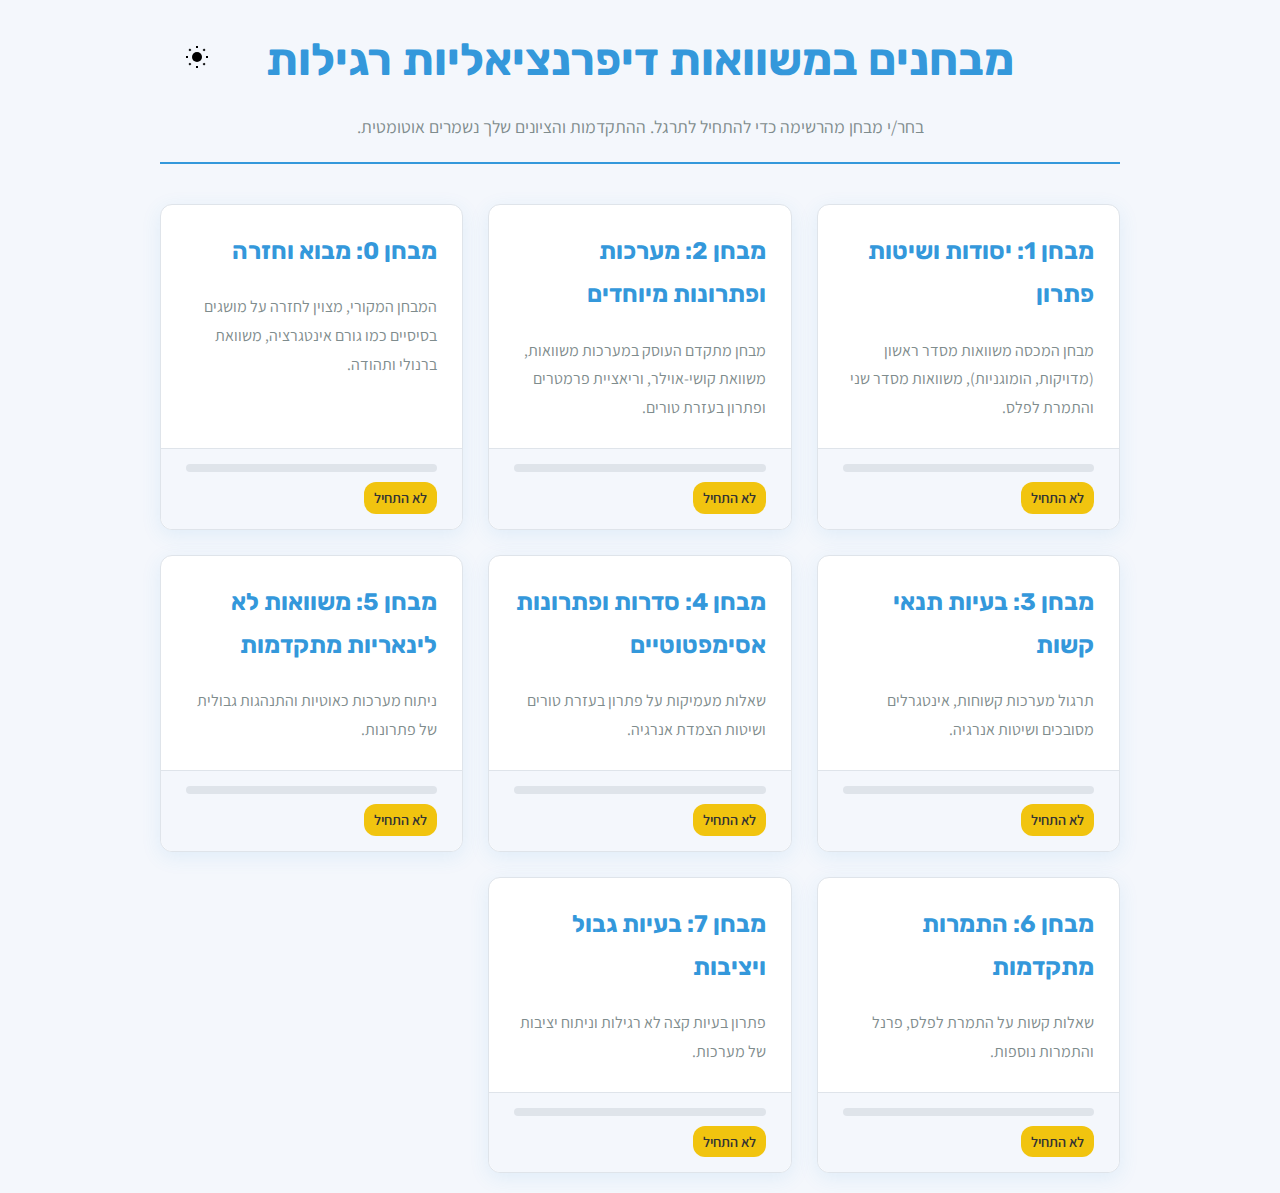
<file: index.html>
<!DOCTYPE html>
<html lang="he" dir="rtl">
<head>
    <meta charset="UTF-8">
    <meta name="viewport" content="width=device-width, initial-scale=1.0">
    <title>מבחנים אינטראקטיביים במד"ר</title>
    <link rel="stylesheet" href="style.css">
    <!-- Google Fonts -->
    <link rel="preconnect" href="https://fonts.googleapis.com">
    <link rel="preconnect" href="https://fonts.gstatic.com" crossorigin>
    <link href="https://fonts.googleapis.com/css2?family=Assistant:wght@300;400;600;700&family=Rubik:wght@400;500;700&display=swap" rel="stylesheet">
</head>
<body>
    <div class="main-container">
        <button id="dark-mode-toggle" title="שנה מצב תצוגה">
            <img id="theme-icon" src="assets/sun.svg" alt="theme icon" />
        </button>

        <header class="main-header">
            <h1>מבחנים במשוואות דיפרנציאליות רגילות</h1>
            <p>בחר/י מבחן מהרשימה כדי להתחיל לתרגל. ההתקדמות והציונים שלך נשמרים אוטומטית.</p>
        </header>

        <main class="quiz-list">
            <!-- Card for Quiz 1 -->
            <a href="quiz1.html" class="quiz-card" data-quiz-id="madar_quiz_1">
                <div class="card-content">
                    <h2>מבחן 1: יסודות ושיטות פתרון</h2>
                    <p>מבחן המכסה משוואות מסדר ראשון (מדויקות, הומוגניות), משוואות מסדר שני והתמרת לפלס.</p>
                </div>
                <div class="card-footer">
                    <div class="progress-bar-container">
                        <div class="progress-bar"></div>
                    </div>
                    <div class="quiz-stats">
                        <span class="status-badge"></span>
                        <span class="score"></span>
                    </div>
                </div>
            </a>

            <!-- Card for Quiz 2 -->
            <a href="quiz2.html" class="quiz-card" data-quiz-id="madar_quiz_2">
                <div class="card-content">
                    <h2>מבחן 2: מערכות ופתרונות מיוחדים</h2>
                    <p>מבחן מתקדם העוסק במערכות משוואות, משוואת קושי-אוילר, וריאציית פרמטרים ופתרון בעזרת טורים.</p>
                </div>
                <div class="card-footer">
                    <div class="progress-bar-container">
                        <div class="progress-bar"></div>
                    </div>
                    <div class="quiz-stats">
                        <span class="status-badge"></span>
                        <span class="score"></span>
                    </div>
                </div>
            </a>
            
             <!-- Card for Original Quiz -->
            <a href="quiz_original.html" class="quiz-card" data-quiz-id="madar_quiz_original">
                <div class="card-content">
                    <h2>מבחן 0: מבוא וחזרה</h2>
                    <p>המבחן המקורי, מצוין לחזרה על מושגים בסיסיים כמו גורם אינטגרציה, משוואת ברנולי ותהודה.</p>
                </div>
                <div class="card-footer">
                    <div class="progress-bar-container">
                        <div class="progress-bar"></div>
                    </div>
                    <div class="quiz-stats">
                        <span class="status-badge"></span>
                        <span class="score"></span>
                    </div>
                </div>
            </a>

            <!-- Card for Quiz 3 -->
            <a href="quiz3.html" class="quiz-card" data-quiz-id="madar_quiz_3">
                <div class="card-content">
                    <h2>מבחן 3: בעיות תנאי קשות</h2>
                    <p>תרגול מערכות קשוחות, אינטגרלים מסובכים ושיטות אנרגיה.</p>
                </div>
                <div class="card-footer">
                    <div class="progress-bar-container">
                        <div class="progress-bar"></div>
                    </div>
                    <div class="quiz-stats">
                        <span class="status-badge"></span>
                        <span class="score"></span>
                    </div>
                </div>
            </a>

            <!-- Card for Quiz 4 -->
            <a href="quiz4.html" class="quiz-card" data-quiz-id="madar_quiz_4">
                <div class="card-content">
                    <h2>מבחן 4: סדרות ופתרונות אסימפטוטיים</h2>
                    <p>שאלות מעמיקות על פתרון בעזרת טורים ושיטות הצמדת אנרגיה.</p>
                </div>
                <div class="card-footer">
                    <div class="progress-bar-container">
                        <div class="progress-bar"></div>
                    </div>
                    <div class="quiz-stats">
                        <span class="status-badge"></span>
                        <span class="score"></span>
                    </div>
                </div>
            </a>

            <!-- Card for Quiz 5 -->
            <a href="quiz5.html" class="quiz-card" data-quiz-id="madar_quiz_5">
                <div class="card-content">
                    <h2>מבחן 5: משוואות לא לינאריות מתקדמות</h2>
                    <p>ניתוח מערכות כאוטיות והתנהגות גבולית של פתרונות.</p>
                </div>
                <div class="card-footer">
                    <div class="progress-bar-container">
                        <div class="progress-bar"></div>
                    </div>
                    <div class="quiz-stats">
                        <span class="status-badge"></span>
                        <span class="score"></span>
                    </div>
                </div>
            </a>

            <!-- Card for Quiz 6 -->
            <a href="quiz6.html" class="quiz-card" data-quiz-id="madar_quiz_6">
                <div class="card-content">
                    <h2>מבחן 6: התמרות מתקדמות</h2>
                    <p>שאלות קשות על התמרת לפלס, פרנל והתמרות נוספות.</p>
                </div>
                <div class="card-footer">
                    <div class="progress-bar-container">
                        <div class="progress-bar"></div>
                    </div>
                    <div class="quiz-stats">
                        <span class="status-badge"></span>
                        <span class="score"></span>
                    </div>
                </div>
            </a>

            <!-- Card for Quiz 7 -->
            <a href="quiz7.html" class="quiz-card" data-quiz-id="madar_quiz_7">
                <div class="card-content">
                    <h2>מבחן 7: בעיות גבול ויציבות</h2>
                    <p>פתרון בעיות קצה לא רגילות וניתוח יציבות של מערכות.</p>
                </div>
                <div class="card-footer">
                    <div class="progress-bar-container">
                        <div class="progress-bar"></div>
                    </div>
                    <div class="quiz-stats">
                        <span class="status-badge"></span>
                        <span class="score"></span>
                    </div>
                </div>
            </a>
        </main>
    </div>

    <script src="logic.js"></script>
    <script>
        // Logic specific to the index page
        document.addEventListener('DOMContentLoaded', () => {
            updateDashboard();
        });
    </script>
</body>
</html>
</file>
<file: style.css>
/* General Styling & Variables */
:root {
    --primary-bg: #f4f7fc;
    --card-bg: #ffffff;
    --text-color: #2c3e50;
    --text-muted-color: #7f8c8d;
    --primary-accent: #3498db;
    --secondary-accent: #2980b9;
    --correct-bg: #e8f5e9;
    --correct-border: #4caf50;
    --incorrect-bg: #ffebee;
    --incorrect-border: #f44336;
    --explanation-bg: #e3f2fd;
    --border-color: #dfe4ea;
    --shadow-color: rgba(52, 152, 219, 0.1);
    --font-main: 'Assistant', sans-serif;
    --font-heading: 'Rubik', sans-serif;
}

body.dark-mode {
    --primary-bg: #2c3e50;
    --card-bg: #34495e;
    --text-color: #ecf0f1;
    --text-muted-color: #bdc3c7;
    --primary-accent: #5dade2;
    --secondary-accent: #85c1e9;
    --correct-bg: #2e7d32;
    --correct-border: #66bb6a;
    --incorrect-bg: #c62828;
    --incorrect-border: #ef5350;
    --explanation-bg: #1e3a4b;
    --border-color: #4a627a;
    --shadow-color: rgba(0, 0, 0, 0.2);
}

html {
    scroll-behavior: smooth;
}

body {
    font-family: var(--font-main);
    background-color: var(--primary-bg);
    color: var(--text-color);
    line-height: 1.8;
    margin: 0;
    padding: 20px;
    transition: background-color 0.4s, color 0.4s;
}

/* --- Main Page (index.html) --- */
.main-container {
    max-width: 960px;
    margin: 0 auto;
    position: relative;
}

.main-header {
    text-align: center;
    margin-bottom: 40px;
    border-bottom: 2px solid var(--primary-accent);
    padding-bottom: 20px;
}

.main-header h1 {
    font-family: var(--font-heading);
    color: var(--primary-accent);
    font-size: 2.8rem;
    margin: 0;
}

.main-header p {
    font-size: 1.1rem;
    color: var(--text-muted-color);
    max-width: 600px;
    margin: 10px auto 0;
}

.quiz-list {
    display: grid;
    grid-template-columns: repeat(auto-fit, minmax(300px, 1fr));
    gap: 25px;
}

.quiz-card {
    background-color: var(--card-bg);
    border-radius: 12px;
    box-shadow: 0 5px 20px var(--shadow-color);
    text-decoration: none;
    color: inherit;
    display: flex;
    flex-direction: column;
    transition: transform 0.3s ease, box-shadow 0.3s ease;
    border: 1px solid var(--border-color);
}

.quiz-card:hover {
    transform: translateY(-8px);
    box-shadow: 0 12px 30px var(--shadow-color);
}

.card-content {
    padding: 25px;
    flex-grow: 1;
}

.card-content h2 {
    font-family: var(--font-heading);
    font-size: 1.5rem;
    color: var(--primary-accent);
    margin-top: 0;
}

.card-content p {
    font-size: 1rem;
    color: var(--text-muted-color);
    margin-bottom: 0;
}

.card-footer {
    padding: 15px 25px;
    border-top: 1px solid var(--border-color);
    background-color: var(--primary-bg);
    border-radius: 0 0 12px 12px;
}

.progress-bar-container {
    height: 8px;
    width: 100%;
    background-color: var(--border-color);
    border-radius: 4px;
    overflow: hidden;
    margin-bottom: 10px;
}

.progress-bar {
    height: 100%;
    width: 0%;
    background-color: var(--secondary-accent);
    border-radius: 4px;
    transition: width 0.5s ease;
}

.quiz-stats {
    display: flex;
    justify-content: space-between;
    align-items: center;
    font-size: 0.9rem;
}

.status-badge {
    padding: 3px 10px;
    border-radius: 12px;
    font-weight: 600;
}

.status-badge.not-started { background-color: #f1c40f; color: #333; }
.status-badge.in-progress { background-color: #e67e22; color: white; }
.status-badge.completed { background-color: #2ecc71; color: white; }

.score {
    font-weight: 700;
    color: var(--primary-accent);
}


/* --- Quiz Page (quizX.html) --- */
.quiz-container {
    max-width: 900px;
    margin: 0 auto;
    padding: 20px 40px;
    background-color: var(--card-bg);
    border-radius: 12px;
    box-shadow: 0 8px 30px var(--shadow-color);
    border: 1px solid var(--border-color);
    transition: background-color 0.4s, border-color 0.4s;
    position: relative;
}

.quiz-header-bar {
    display: flex;
    justify-content: space-between;
    align-items: center;
    margin-bottom: 20px;
    padding-bottom: 15px;
    border-bottom: 1px solid var(--border-color);
}

.back-link {
    color: var(--primary-accent);
    text-decoration: none;
    font-weight: 600;
    transition: color 0.2s;
}
.back-link:hover { color: var(--secondary-accent); }

#quiz-progress-display {
    font-family: var(--font-heading);
    font-size: 1.1rem;
    font-weight: 500;
}

.quiz-container header h1 {
    font-family: var(--font-heading);
    color: var(--primary-accent);
    text-align: center;
    margin-bottom: 10px;
    font-size: 2.2rem;
}

.quiz-container header p {
    text-align: center;
    color: var(--text-muted-color);
    margin-bottom: 40px;
    font-size: 1.1rem;
}

#dark-mode-toggle {
    background: transparent;
    border: none;
    cursor: pointer;
    padding: 0;
    width: 44px;
    height: 44px;
    display: flex;
    align-items: center;
    justify-content: center;
}

#dark-mode-toggle img {
    width: 24px;
    height: 24px;
    transition: transform 0.4s ease, filter 0.4s;
}
body.dark-mode #dark-mode-toggle img {
    filter: invert(1) hue-rotate(180deg);
}

#dark-mode-toggle:hover img {
    transform: scale(1.15) rotate(15deg);
}

/* Position for index page */
.main-container > #dark-mode-toggle {
    position: absolute;
    top: 15px;
    left: 15px;
}


/* --- Question Block --- */
.question-block {
    margin-bottom: 40px;
    padding: 25px;
    background-color: var(--primary-bg);
    border-radius: 8px;
    border: 1px solid var(--border-color);
    animation: fadeIn 0.5s ease-out;
}

@keyframes fadeIn {
    from { opacity: 0; transform: translateY(10px); }
    to { opacity: 1; transform: translateY(0); }
}

.question-header {
    font-family: var(--font-heading);
    font-size: 1.5rem;
    color: var(--secondary-accent);
    padding-bottom: 10px;
    margin-bottom: 15px;
}

.question-text {
    font-size: 1.15rem;
    font-weight: 600;
    margin-bottom: 20px;
}

.options-list {
    list-style: none;
    padding: 0;
    margin: 20px 0 0;
    display: grid;
    gap: 12px;
}

.option {
    background-color: var(--card-bg);
    border: 2px solid var(--border-color);
    border-radius: 8px;
    padding: 15px 20px;
    cursor: pointer;
    transition: all 0.2s ease;
    font-size: 1.1rem;
    text-align: center;
}

.option:hover:not(.answered *) {
    border-color: var(--primary-accent);
    transform: translateY(-2px);
    box-shadow: 0 4px 10px var(--shadow-color);
}

.option.correct {
    background-color: var(--correct-bg);
    border-color: var(--correct-border);
    color: var(--text-color);
    font-weight: 700;
}
body.dark-mode .option.correct { color: white; }

.option.incorrect {
    background-color: var(--incorrect-bg);
    border-color: var(--incorrect-border);
    color: var(--text-color);
    animation: shake 0.4s ease-in-out;
}
body.dark-mode .option.incorrect { color: white; }

@keyframes shake {
    0%, 100% { transform: translateX(0); }
    25% { transform: translateX(-6px); }
    50% { transform: translateX(6px); }
    75% { transform: translateX(-6px); }
}

.options-list.answered .option:not(.selected) {
    opacity: 0.6;
    cursor: not-allowed;
}
.options-list.answered .option:not(.selected):hover {
    transform: none;
    box-shadow: none;
}
.options-list.answered .option.correct {
    opacity: 1;
}

/* --- Explanation & Results --- */
.explanation {
    margin-top: 25px;
    padding: 20px;
    background-color: var(--explanation-bg);
    border: 1px solid var(--border-color);
    border-right: 5px solid var(--primary-accent);
    border-radius: 6px;
    animation: fadeIn 0.5s ease-out;
}

.explanation h4 {
    font-family: var(--font-heading);
    margin-top: 0;
    color: var(--primary-accent);
    font-size: 1.2rem;
}

.quiz-results {
    text-align: center;
    padding: 40px 20px;
    background-color: var(--primary-bg);
    border-radius: 12px;
}
.quiz-results h2 {
    font-family: var(--font-heading);
    color: var(--primary-accent);
    font-size: 2.5rem;
}
.quiz-results p {
    font-size: 1.5rem;
    margin: 10px 0 30px;
}
.quiz-results .home-button {
    background-color: var(--primary-accent);
    color: white;
    padding: 12px 30px;
    border-radius: 8px;
    text-decoration: none;
    font-size: 1.1rem;
    font-weight: 600;
    transition: background-color 0.3s;
}
.quiz-results .home-button:hover {
    background-color: var(--secondary-accent);
}


/* --- KaTeX RTL Fixes --- */
.katex-display, .katex { text-align: center; margin: 1.5em auto; }
.katex { direction: ltr; unicode-bidi: isolate; }
.katex-display { margin: 1em 0; text-align: center; direction: ltr; unicode-bidi: isolate; }
p { margin-bottom: 1em; }
code { direction: ltr; background-color: #f5f5f5; padding: 2px 4px; border-radius: 4px; font-family: Consolas, monospace; }
.math-inline { direction: ltr; unicode-bidi: isolate; }

/* Responsive Design */
@media (max-width: 768px) {
    body { padding: 10px; }
    .main-container, .quiz-container { padding: 15px; }
    .main-header h1 { font-size: 2rem; }
    .quiz-container header h1 { font-size: 1.8rem; }
}
</file>
